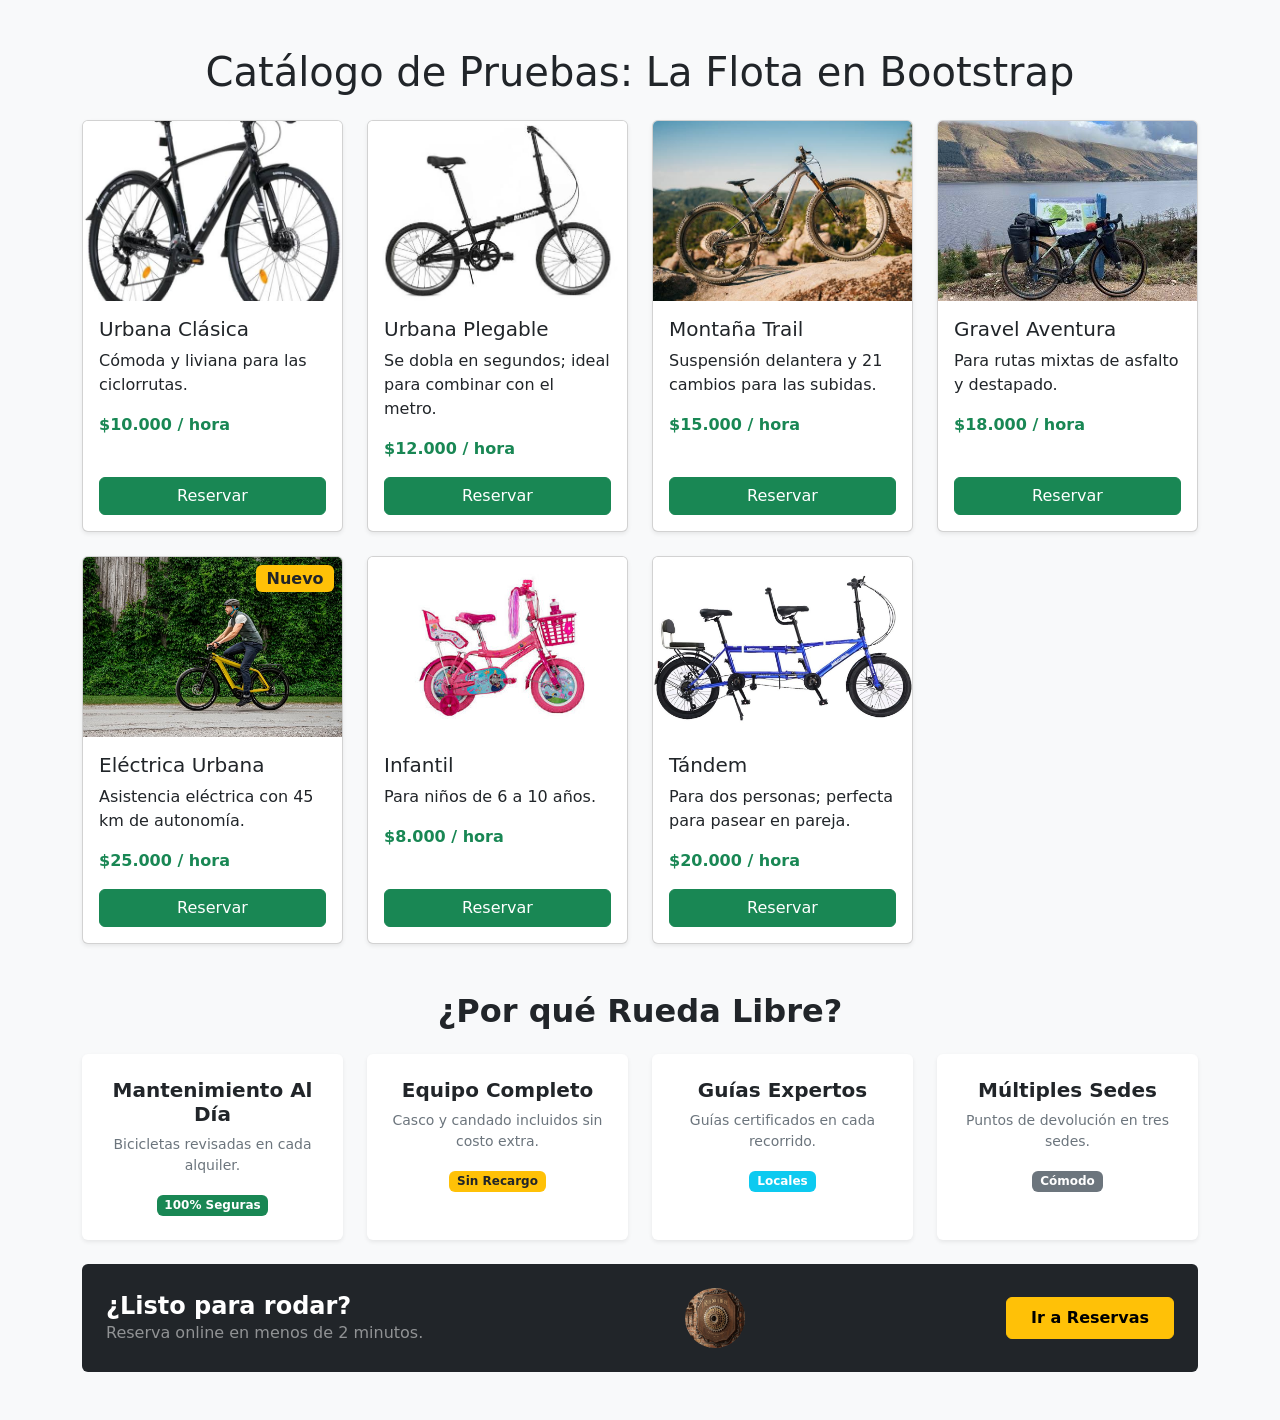
<file: Paginas/catalogo-bootstrap.html>
<!DOCTYPE html>
<html lang="es">
<head>
    <meta charset="UTF-8">
    <meta name="viewport" content="width=device-width, initial-scale=1.0">
    <title>Catálogo de Pruebas Bootstrap | Rueda Libre</title>
    <!-- Bootstrap 5.3 CSS por CDN -->
    <link href="https://cdn.jsdelivr.net/npm/bootstrap@5.3.3/dist/css/bootstrap.min.css" rel="stylesheet" integrity="sha384-QWTKZyjpPEjISv5WaRU9OFeRpok6YctnYmDr5pNlyT2bRjXh0JMhjY6hW+ALEwIH" crossorigin="anonymous">
</head>
<body class="bg-light text-dark">

    <div class="container my-5">
        <h1 class="text-center mb-4">Catálogo de Pruebas: La Flota en Bootstrap</h1>
        
        <!-- SECCIÓN DE LA FLOTA EN GRILLA (MINIRETO 5) -->
        <!-- 1 col en celular, 2 en sm, 3 en lg, 4 en xl -->
        <div class="row g-4 mb-5">
            <div class="col-12 col-sm-6 col-lg-4 col-xl-3">
                <div class="card h-100 shadow-sm">
                    <img src="../Imagenes/cicla ruta.jpeg" class="card-img-top" alt="Urbana Clásica" style="height: 180px; object-fit: cover;">
                    <div class="card-body d-flex flex-column justify-content-between">
                        <div>
                            <h5 class="card-title">Urbana Clásica</h5>
                            <p class="card-text">Cómoda y liviana para las ciclorrutas.</p>
                            <p class="fw-bold text-success">$10.000 / hora</p>
                        </div>
                        <a href="../paginas/reservas.html" class="btn btn-success w-100">Reservar</a>
                    </div>
                </div>
            </div>

            <div class="col-12 col-sm-6 col-lg-4 col-xl-3">
                <div class="card h-100 shadow-sm">
                    <img src="../Imagenes/cicla Plegable.jpeg" class="card-img-top" alt="Urbana Plegable" style="height: 180px; object-fit: cover;">
                    <div class="card-body d-flex flex-column justify-content-between">
                        <div>
                            <h5 class="card-title">Urbana Plegable</h5>
                            <p class="card-text">Se dobla en segundos; ideal para combinar con el metro.</p>
                            <p class="fw-bold text-success">$12.000 / hora</p>
                        </div>
                        <a href="../paginas/reservas.html" class="btn btn-success w-100">Reservar</a>
                    </div>
                </div>
            </div>

            <div class="col-12 col-sm-6 col-lg-4 col-xl-3">
                <div class="card h-100 shadow-sm">
                    <img src="../Imagenes/cicla montaña.jpeg" class="card-img-top" alt="Montaña Trail" style="height: 180px; object-fit: cover;">
                    <div class="card-body d-flex flex-column justify-content-between">
                        <div>
                            <h5 class="card-title">Montaña Trail</h5>
                            <p class="card-text">Suspensión delantera y 21 cambios para las subidas.</p>
                            <p class="fw-bold text-success">$15.000 / hora</p>
                        </div>
                        <a href="../paginas/reservas.html" class="btn btn-success w-100">Reservar</a>
                    </div>
                </div>
            </div>

            <div class="col-12 col-sm-6 col-lg-4 col-xl-3">
                <div class="card h-100 shadow-sm">
                    <img src="../Imagenes/cicla gravel.jpeg" class="card-img-top" alt="Gravel Aventura" style="height: 180px; object-fit: cover;">
                    <div class="card-body d-flex flex-column justify-content-between">
                        <div>
                            <h5 class="card-title">Gravel Aventura</h5>
                            <p class="card-text">Para rutas mixtas de asfalto y destapado.</p>
                            <p class="fw-bold text-success">$18.000 / hora</p>
                        </div>
                        <a href="../paginas/reservas.html" class="btn btn-success w-100">Reservar</a>
                    </div>
                </div>
            </div>

            <div class="col-12 col-sm-6 col-lg-4 col-xl-3">
                <div class="card h-100 shadow-sm position-relative">
                    <span class="position-absolute top-0 end-0 badge bg-warning text-dark m-2 fs-6">Nuevo</span>
                    <img src="../Imagenes/Cicla urbana e.jpg" class="card-img-top" alt="Eléctrica Urbana" style="height: 180px; object-fit: cover;">
                    <div class="card-body d-flex flex-column justify-content-between">
                        <div>
                            <h5 class="card-title">Eléctrica Urbana</h5>
                            <p class="card-text">Asistencia eléctrica con 45 km de autonomía.</p>
                            <p class="fw-bold text-success">$25.000 / hora</p>
                        </div>
                        <a href="../paginas/reservas.html" class="btn btn-success w-100">Reservar</a>
                    </div>
                </div>
            </div>

            <div class="col-12 col-sm-6 col-lg-4 col-xl-3">
                <div class="card h-100 shadow-sm">
                    <img src="../Imagenes/imagenes5.jpeg" class="card-img-top" alt="Infantil" style="height: 180px; object-fit: cover;">
                    <div class="card-body d-flex flex-column justify-content-between">
                        <div>
                            <h5 class="card-title">Infantil</h5>
                            <p class="card-text">Para niños de 6 a 10 años.</p>
                            <p class="fw-bold text-success">$8.000 / hora</p>
                        </div>
                        <a href="../paginas/reservas.html" class="btn btn-success w-100">Reservar</a>
                    </div>
                </div>
            </div>

            <div class="col-12 col-sm-6 col-lg-4 col-xl-3">
                <div class="card h-100 shadow-sm">
                    <img src="../Imagenes/cicla pareja.jpg" class="card-img-top" alt="Tándem" style="height: 180px; object-fit: cover;">
                    <div class="card-body d-flex flex-column justify-content-between">
                        <div>
                            <h5 class="card-title">Tándem</h5>
                            <p class="card-text">Para dos personas; perfecta para pasear en pareja.</p>
                            <p class="fw-bold text-success">$20.000 / hora</p>
                        </div>
                        <a href="../paginas/reservas.html" class="btn btn-success w-100">Reservar</a>
                    </div>
                </div>
            </div>
        </div>

        <!-- SECCIÓN DE BENEFICIOS SOLO CON UTILIDADES DE BOOTSTRAP (MINIRETO 6) -->
        <section class="my-5">
            <h2 class="text-center fw-bold mb-4">¿Por qué Rueda Libre?</h2>
            
            <div class="row g-4 text-center">
                <div class="col-12 col-sm-6 col-lg-3">
                    <div class="p-4 bg-white rounded shadow-sm h-100">
                        <h4 class="h5 fw-bold text-dark">Mantenimiento Al Día</h4>
                        <p class="text-secondary small">Bicicletas revisadas en cada alquiler.</p>
                        <span class="badge text-bg-success">100% Seguras</span>
                    </div>
                </div>
                <div class="col-12 col-sm-6 col-lg-3">
                    <div class="p-4 bg-white rounded shadow-sm h-100">
                        <h4 class="h5 fw-bold text-dark">Equipo Completo</h4>
                        <p class="text-secondary small">Casco y candado incluidos sin costo extra.</p>
                        <span class="badge text-bg-warning text-dark">Sin Recargo</span>
                    </div>
                </div>
                <div class="col-12 col-sm-6 col-lg-3">
                    <div class="p-4 bg-white rounded shadow-sm h-100">
                        <h4 class="h5 fw-bold text-dark">Guías Expertos</h4>
                        <p class="text-secondary small">Guías certificados en cada recorrido.</p>
                        <span class="badge text-bg-info text-white">Locales</span>
                    </div>
                </div>
                <div class="col-12 col-sm-6 col-lg-3">
                    <div class="p-4 bg-white rounded shadow-sm h-100">
                        <h4 class="h5 fw-bold text-dark">Múltiples Sedes</h4>
                        <p class="text-secondary small">Puntos de devolución en tres sedes.</p>
                        <span class="badge text-bg-secondary">Cómodo</span>
                    </div>
                </div>
            </div>

            <!-- Franja final llamada a la acción -->
            <div class="d-flex flex-column flex-md-row align-items-center justify-content-between bg-dark text-white p-4 rounded mt-4 gap-3">
                <div>
                    <h3 class="h4 m-0 fw-bold">¿Listo para rodar?</h3>
                    <p class="m-0 text-white-50">Reserva online en menos de 2 minutos.</p>
                </div>
                <!-- Elemento decorativo visible solo desde md -->
                <img src="../Imagenes/decorativa rueda.jpeg" alt="Ciclista" class="d-none d-md-block rounded-circle" style="width: 60px; height: 60px; object-fit: cover;">
                
                <a href="../paginas/reservas.html" class="btn btn-warning fw-bold px-4 py-2">Ir a Reservas</a>
            </div>
        </section>
    </div>

    <!-- Bootstrap 5.3 JavaScript Bundle por CDN -->
    <script src="https://cdn.jsdelivr.net/npm/bootstrap@5.3.3/dist/js/bootstrap.bundle.min.js" integrity="sha384-YvpcrYf0tY3lHB60NNkmXc5s9fDVZLESaAA55NDzOxhy9GkcIdslK1eN7N6jIeHz" crossorigin="anonymous"></script>
</body>
</html>
</file>
